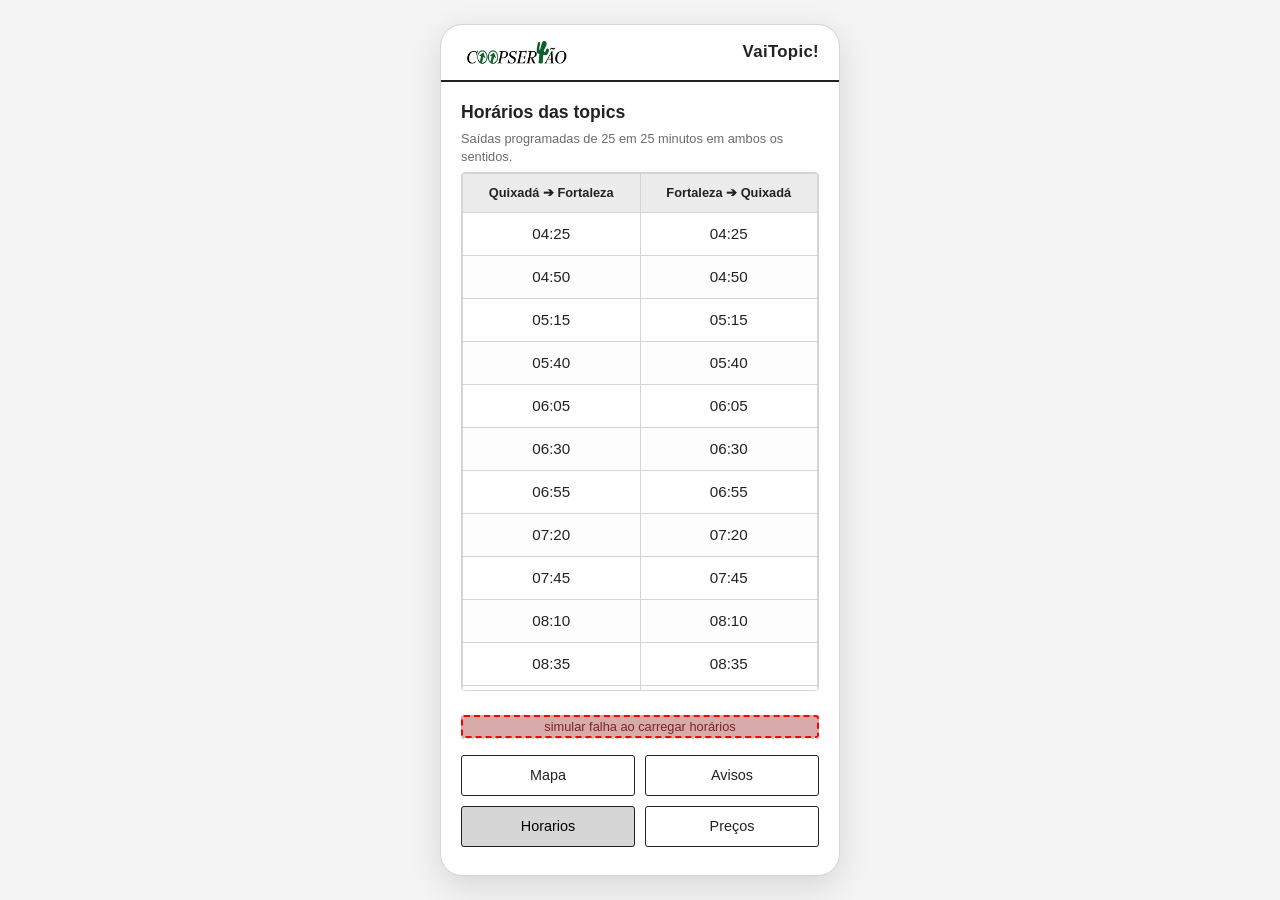
<file: horarios.html>
<!DOCTYPE html>
<html lang="pt-BR">

<head>
  <meta charset="UTF-8">
  <meta name="viewport" content="width=device-width, initial-scale=1.0">
  <title>VaiTopic! — Horários</title>

  <link rel="stylesheet" href="global.css">
  <link rel="stylesheet" href="horarios.css">
</head>

<body>
  <div class="screen">

    <div id="ruptura-banner" class="ruptura-banner"></div>

    <div class="topbar">
      <div class="brand">
        <img src="coopsertaologo.jpeg" alt="Coopsertão">
        VaiTopic!
      </div>
    </div>

    <main>
      <h1>Horários das topics</h1>
      <p class="lede">Saídas programadas de 25 em 25 minutos em ambos os sentidos.</p>

      <div class="tabela-container">
        <table class="wire">
          <thead>
            <tr>
              <th>Quixadá ➔ Fortaleza</th>
              <th>Fortaleza ➔ Quixadá</th>
            </tr>
          </thead>
          <tbody>
            <tr>
              <td>04:25</td>
              <td>04:25</td>
            </tr>
            <tr>
              <td>04:50</td>
              <td>04:50</td>
            </tr>
            <tr>
              <td>05:15</td>
              <td>05:15</td>
            </tr>
            <tr>
              <td>05:40</td>
              <td>05:40</td>
            </tr>
            <tr>
              <td>06:05</td>
              <td>06:05</td>
            </tr>
            <tr>
              <td>06:30</td>
              <td>06:30</td>
            </tr>
            <tr>
              <td>06:55</td>
              <td>06:55</td>
            </tr>
            <tr>
              <td>07:20</td>
              <td>07:20</td>
            </tr>
            <tr>
              <td>07:45</td>
              <td>07:45</td>
            </tr>
            <tr>
              <td>08:10</td>
              <td>08:10</td>
            </tr>
            <tr>
              <td>08:35</td>
              <td>08:35</td>
            </tr>
            <tr>
              <td>09:00</td>
              <td>09:00</td>
            </tr>
            <tr>
              <td>09:25</td>
              <td>09:25</td>
            </tr>
            <tr>
              <td>09:50</td>
              <td>09:50</td>
            </tr>
            <tr>
              <td>10:15</td>
              <td>10:15</td>
            </tr>
            <tr>
              <td>10:40</td>
              <td>10:40</td>
            </tr>
            <tr>
              <td>11:05</td>
              <td>11:05</td>
            </tr>
            <tr>
              <td>11:30</td>
              <td>11:30</td>
            </tr>
          </tbody>
        </table>
      </div>

      <button class="demo-link" onclick="showRuptura('horários não disponíveis no momento')">simular falha ao carregar
        horários</button>
<!-- 
      <div class="nav-row">
        <a class="btn" href="mural-principal.html">Mural Principal</a>
        <a class="btn" href="index.html">Mapa</a>
      </div> -->
          <div class="nav-row">
          <a class="btn" href="index.html">Mapa</a>
          <a class="btn" href="mural-principal.html">Avisos</a>
          <a class="btn" href="horarios.html" id="horarios">Horarios</a>
          <a class="btn" href="precos.html">Preços</a>
        </div>
    </main>
  </div>

  <script src="script.js"></script>

  <div vw class="enabled">
    <div vw-access-button class="active"></div>
    <div vw-plugin-wrapper>
      <div class="vw-plugin-top-wrapper"></div>
    </div>
  </div>
  <script src="https://vlibras.gov.br/app/vlibras-plugin.js"></script>
  <script>
    new window.VLibras.Widget('https://vlibras.gov.br/app');
  </script>

</body>

</html>
</file>
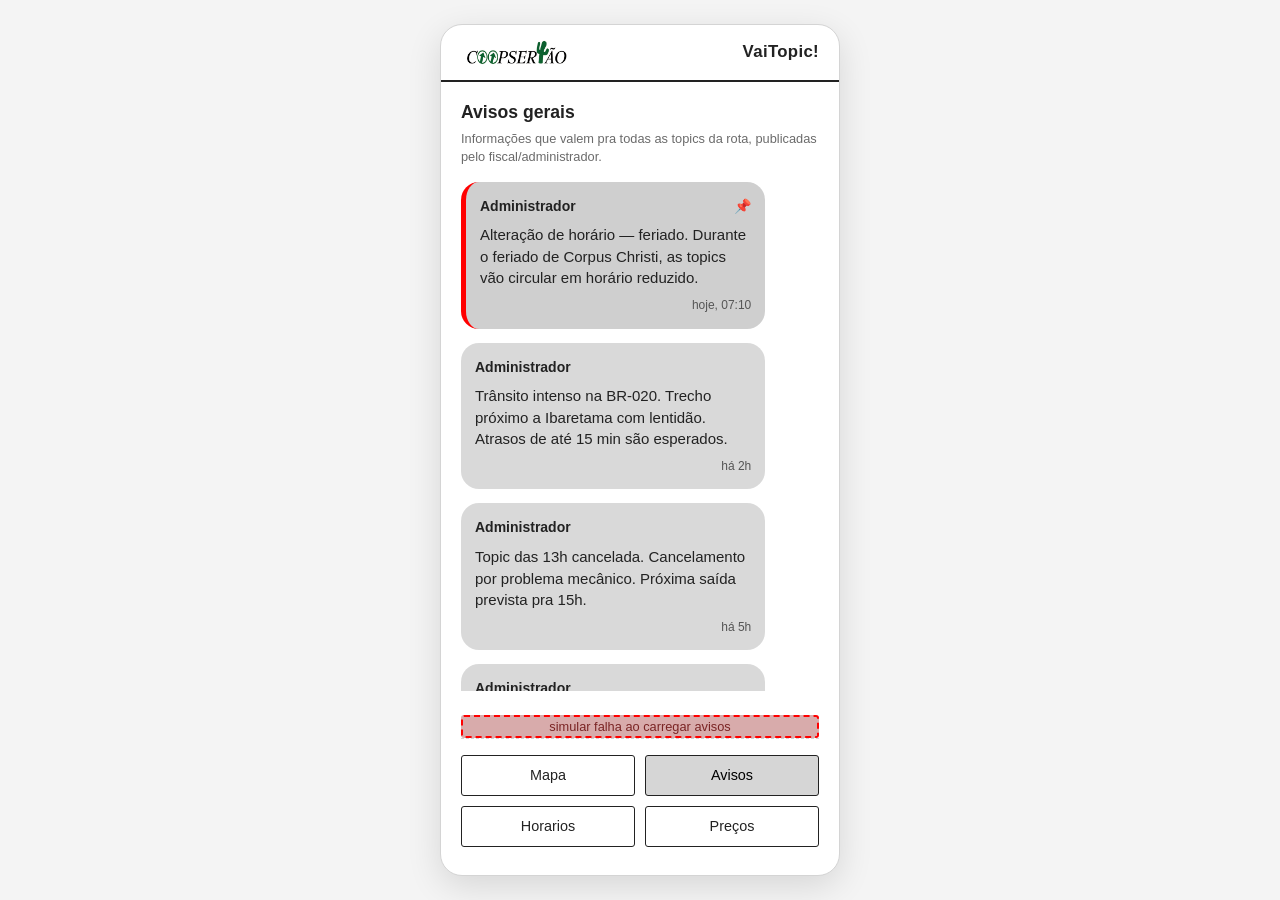
<file: mural-principal.html>
<!DOCTYPE html>
<html lang="pt-BR">

<head>
  <meta charset="UTF-8">
  <meta name="viewport" content="width=device-width, initial-scale=1.0">
  <title>VaiTopic! — Mural Principal</title>

  <link rel="stylesheet" href="global.css">
  <link rel="stylesheet" href="mural-principal.css">
</head>

<body>
  <div class="screen">

    <div id="ruptura-banner" class="ruptura-banner"></div>

    <div class="topbar">
      <div class="brand">
        <img src="coopsertaologo.jpeg" alt="Coopsertão">
        VaiTopic!
      </div>
    </div>

    <main>
      <h1>Avisos gerais</h1>
      <p class="especificacao">Informações que valem pra todas as topics da rota, publicadas pelo fiscal/administrador.
      </p>

      <div class="chat-container">

        <div class="mensagem fixada">
          <div class="mensagem-topo">
            <span class="admin">Administrador</span>
            <span class="pin">📌</span>
          </div>
          <div class="mensagem-texto">
            Alteração de horário — feriado. Durante o feriado de Corpus Christi, as topics vão circular em horário
            reduzido.
          </div>
          <div class="mensagem-hora">
            hoje, 07:10
          </div>
        </div>

        <div class="mensagem">
          <div class="mensagem-topo">
            <span class="admin">Administrador</span>
          </div>
          <div class="mensagem-texto">
            Trânsito intenso na BR-020. Trecho próximo a Ibaretama com lentidão. Atrasos de até 15 min são esperados.
          </div>
          <div class="mensagem-hora">
            há 2h
          </div>
        </div>

        <div class="mensagem">
          <div class="mensagem-topo">
            <span class="admin">Administrador</span>
          </div>
          <div class="mensagem-texto">
            Topic das 13h cancelada. Cancelamento por problema mecânico. Próxima saída prevista pra 15h.
          </div>
          <div class="mensagem-hora">
            há 5h
          </div>
        </div>

        <div class="mensagem">
          <div class="mensagem-topo">
            <span class="admin">Administrador</span>
          </div>
          <div class="mensagem-texto">
            Topic das 13h cancelada. Cancelamento por problema mecânico. Próxima saída prevista pra 15h.
          </div>
          <div class="mensagem-hora">
            há 5h
          </div>
        </div>
      </div>
      <button class="demo-link" onclick="showRuptura('não foi possível carregar os avisos')">simular falha ao carregar
        avisos</button>

<!--       <div class="nav-row">
        <a class="btn" href="index.html">Mapa</a>
        <a class="btn" href="horarios.html">Horários</a>
        <a class="btn" href="precos.html">Preços</a>
      </div> -->
          <div class="nav-row">
          <a class="btn" href="index.html">Mapa</a>
          <a class="btn" href="mural-principal.html" id="mural">Avisos</a>
          <a class="btn" href="horarios.html">Horarios</a>
          <a class="btn" href="precos.html">Preços</a>
        </div> 
    </main>
  </div>

  <script src="script.js"></script>

  <div vw class="enabled">
    <div vw-access-button class="active"></div>
    <div vw-plugin-wrapper>
      <div class="vw-plugin-top-wrapper"></div>
    </div>
  </div>
  <script src="https://vlibras.gov.br/app/vlibras-plugin.js"></script>
  <script>
    new window.VLibras.Widget('https://vlibras.gov.br/app');
  </script>
</body>

</html>
</file>
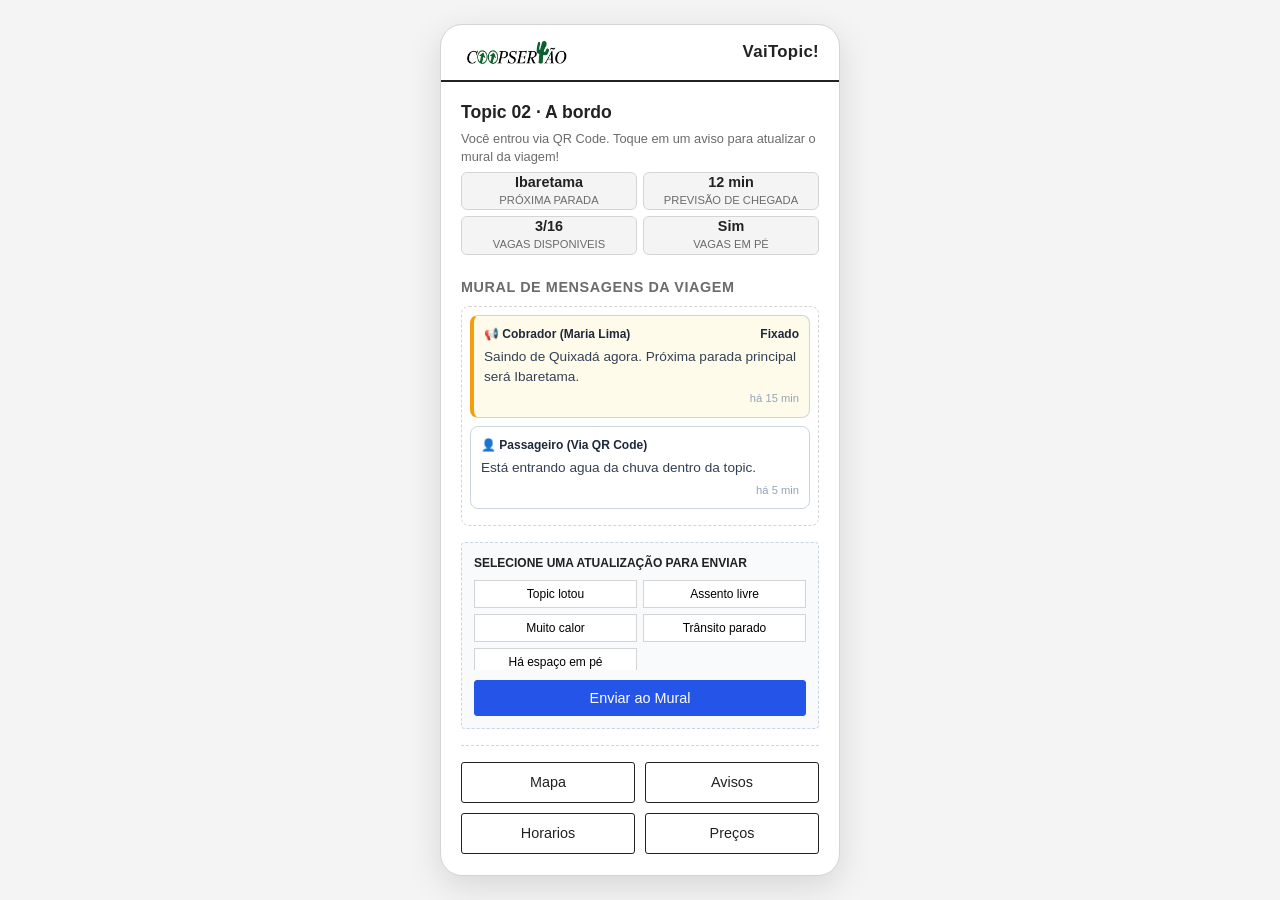
<file: mural-qrcode.html>
<!DOCTYPE html>
<html lang="pt-BR">

<head>
  <meta charset="UTF-8">
  <meta name="viewport" content="width=device-width, initial-scale=1.0">
  <title>VaiTopic! — Painel do Passageiro (QR Code)</title>
  <link rel="stylesheet" href="global.css">
  <link rel="stylesheet" href="mural-topic.css">
</head>

<body>
  <div class="screen">

    <div id="ruptura-banner" class="ruptura-banner"></div>

    <div class="topbar">
      <div class="brand">
        <img src="coopsertaologo.jpeg" alt="Coopsertão">
        VaiTopic!
      </div>
    </div>

    <main>
      <h1>Topic 02 · A bordo</h1>
      <p class="lede">Você entrou via QR Code. Toque em um aviso para atualizar o mural da viagem!</p>

      <!-- Grid de Informações Compacto -->
      <div class="stat-grid">
        <div class="stat">
          <div class="num">Ibaretama</div>
          <div class="lbl">Próxima Parada</div>
        </div>
        <div class="stat">
          <div class="num">12 min</div>
          <div class="lbl">Previsão de Chegada</div>
        </div>
        <div class="stat">
          <div class="num">3/16</div>
          <div class="lbl">Vagas Disponiveis</div>
        </div>
        <div class="stat">
          <div class="num">Sim</div>
          <div class="lbl">Vagas em Pé</div>
        </div>
      </div>

      <h2>Mural de Mensagens da Viagem</h2>

      <!-- CHAT CONTAINER: Onde as mensagens rolam internamente -->
      <div class="chat-container" id="updates-list">
        <div class="mensagem fixada">
          <div class="mensagem-topo"><span>📢 Cobrador (Maria Lima)</span><span>Fixado</span></div>
          <div class="mensagem-texto">Saindo de Quixadá agora. Próxima parada principal será Ibaretama.</div>
          <div class="mensagem-hora">há 15 min</div>
        </div>
        <div class="mensagem">
          <div class="mensagem-topo"><span>👤 Passageiro (Via QR Code)</span></div>
          <div class="mensagem-texto">Está entrando agua da chuva dentro da topic.</div>
          <div class="mensagem-hora">há 5 min</div>
        </div>
      </div>

      <!-- PAINEL DE ENVIO: Onde o passageiro escolhe uma frase e envia -->
      <div class="staff-panel show" style="display: block; border-color: #cbd5e1; background: #f8fafc;">
        <div class="box-label">Selecione uma atualização para enviar</div>

        <div class="phrase-grid">
          <button class="phrase-btn" onclick="selectPhrase(this, 'Topic lotou! Sem vagas em pé.')">Topic lotou</button>
          <button class="phrase-btn" onclick="selectPhrase(this, 'Ainda tem assento livre!')">Assento livre</button>
          <button class="phrase-btn" onclick="selectPhrase(this, 'Está muito calor aqui!')">Muito calor</button>
          <button class="phrase-btn" onclick="selectPhrase(this, 'O trânsito parou por aqui.')">Trânsito parado</button>
          <button class="phrase-btn" onclick="selectPhrase(this, 'Há espaço em pé disponível!')">Há espaço em
            pé</button>
        </div>

        <!-- Botão de envio -->
        <button class="btn btn-primary btn-block" onclick="sendPassengerUpdate()">Enviar ao Mural</button>
        <div class="confirm-msg" id="passenger-confirm" style="color: #2455e8; font-weight: bold;">Sua contribuição foi
          enviada ao mural!</div>
      </div>

        <div class="nav-row">
          <a class="btn" href="index.html">Mapa</a>
          <a class="btn" href="mural-principal.html">Avisos</a>
          <a class="btn" href="horarios.html">Horarios</a>
          <a class="btn" href="precos.html">Preços</a>
        </div>
    </main>
  </div>

  <script src="script.js"></script>
  <script>
    let selectedPhrase = null;

    function selectPhrase(btn, text) {
      // Remove a seleção visual dos outros botões e aplica no atual
      document.querySelectorAll('.phrase-btn').forEach(b => b.classList.remove('selected'));
      btn.classList.add('selected');
      selectedPhrase = text;
    }

    function sendPassengerUpdate() {
      // Se clicar em enviar sem ter escolhido um botão antes
      if (!selectedPhrase) {
        alert('Por favor, selecione uma das opções acima antes de enviar.');
        return;
      }

      // Cria o balão de mensagem padronizado
      const item = document.createElement('div');
      item.className = 'mensagem';
      item.innerHTML = `
      <div class="mensagem-topo"><span>👤 Passageiro (Via QR Code)</span></div>
      <div class="mensagem-texto">${selectedPhrase}</div>
      <div class="mensagem-hora">agora mesmo</div>
    `;

      // Injeta no topo do chat do mural
      document.getElementById('updates-list').prepend(item);

      // Exibe a mensagem verde de sucesso
      const confirm = document.getElementById('passenger-confirm');
      confirm.classList.add('show');
      setTimeout(() => confirm.classList.remove('show'), 2500);

      // Limpa a seleção visual para o próximo envio
      selectedPhrase = null;
      document.querySelectorAll('.phrase-btn').forEach(b => b.classList.remove('selected'));
    }
  </script>

  <div vw class="enabled">
    <div vw-access-button class="active"></div>
    <div vw-plugin-wrapper>
      <div class="vw-plugin-top-wrapper"></div>
    </div>
  </div>
  <script src="https://vlibras.gov.br/app/vlibras-plugin.js"></script>
  <script>
    new window.VLibras.Widget('https://vlibras.gov.br/app');
  </script>
</body>

</html>
</file>
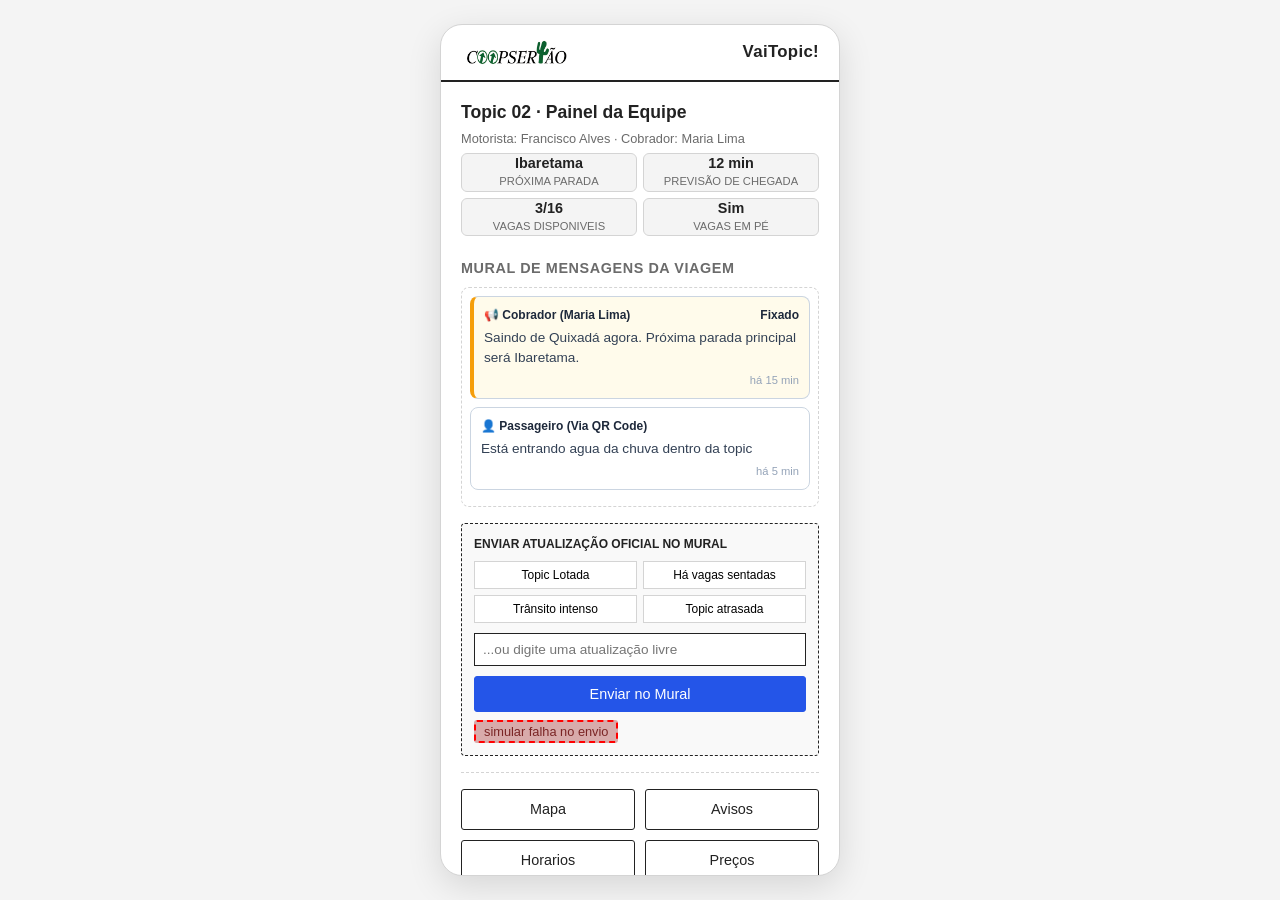
<file: mural-topic-staff.html>
<!DOCTYPE html>
<html lang="pt-BR">

<head>
    <meta charset="UTF-8">
    <meta name="viewport" content="width=device-width, initial-scale=1.0">
    <title>VaiTopic! — Painel do Motorista/Cobrador</title>
    <link rel="stylesheet" href="global.css">
    <link rel="stylesheet" href="mural-topic.css">
</head>

<body>
    <div class="screen">

        <div id="ruptura-banner" class="ruptura-banner"></div>

        <div class="topbar">
            <div class="brand">
                <img src="coopsertaologo.jpeg" alt="Coopsertão">
                VaiTopic!
            </div>
        </div>

        <main>
            <h1>Topic 02 · Painel da Equipe</h1>
            <p class="lede">Motorista: Francisco Alves · Cobrador: Maria Lima</p>

            <div class="stat-grid">
                <div class="stat">
                    <div class="num">Ibaretama</div>
                    <div class="lbl">Próxima Parada</div>
                </div>
                <div class="stat">
                    <div class="num">12 min</div>
                    <div class="lbl">Previsão de Chegada</div>
                </div>
                <div class="stat">
                    <div class="num">3/16</div>
                    <div class="lbl">Vagas Disponiveis</div>
                </div>
                <div class="stat">
                    <div class="num">Sim</div>
                    <div class="lbl">Vagas em Pé</div>
                </div>
            </div>

            <h2>Mural de Mensagens da Viagem</h2>

            <div class="chat-container" id="updates-list">
                <div class="mensagem fixada">
                    <div class="mensagem-topo"><span>📢 Cobrador (Maria Lima)</span><span>Fixado</span></div>
                    <div class="mensagem-texto">Saindo de Quixadá agora. Próxima parada principal será Ibaretama.</div>
                    <div class="mensagem-hora">há 15 min</div>
                </div>
                <div class="mensagem">
                    <div class="mensagem-topo"><span>👤 Passageiro (Via QR Code)</span></div>
                    <div class="mensagem-texto">Está entrando agua da chuva dentro da topic</div>
                    <div class="mensagem-hora">há 5 min</div>
                </div>
            </div>

            <div class="staff-panel show">
                <div class="box-label">Enviar atualização oficial no Mural</div>

                <div class="phrase-grid">
                    <button class="phrase-btn" onclick="selectPhrase(this, 'Topic Lotada!')">Topic Lotada</button>
                    <button class="phrase-btn" onclick="selectPhrase(this, 'Há vagas sentadas!')">Há vagas
                        sentadas</button>
                    <button class="phrase-btn" onclick="selectPhrase(this, 'Trânsito intenso na pista')">Trânsito
                        intenso</button>
                    <button class="phrase-btn" onclick="selectPhrase(this, 'Topic sofrendo pequeno atraso')">Topic
                        atrasada</button>
                </div>

                <input type="text" id="staff-text" placeholder="...ou digite uma atualização livre">

                <button class="btn btn-primary btn-block" onclick="sendUpdate()">Enviar no Mural</button>
                <button class="demo-link" style="margin-top:8px;"
                    onclick="showRuptura('não foi possível enviar a atualização')">simular falha no envio</button>
                <div class="confirm-msg" id="staff-confirm">Atualização enviada.</div>
            </div>

            <div class="nav-row">
            <a class="btn" href="index.html">Mapa</a>
            <a class="btn" href="mural-principal.html">Avisos</a>
            <a class="btn" href="horarios.html">Horarios</a>
            <a class="btn" href="precos.html">Preços</a>
            <a class="btn" href="mural-topic.html">Visão do Usuário</a>

            </div>
        </main>
    </div>

    <script src="script.js"></script>
    <script>
        let selectedPhrase = null;

        function selectPhrase(btn, text) {
            document.querySelectorAll('.phrase-btn').forEach(b => b.classList.remove('selected'));
            btn.classList.add('selected');
            selectedPhrase = text;
            document.getElementById('staff-text').value = '';
        }

        function sendUpdate() {
            const freeText = document.getElementById('staff-text').value.trim();
            const content = freeText || selectedPhrase;
            if (!content) { alert('Selecione uma frase rápida ou digite uma atualização livre.'); return; }

            const item = document.createElement('div');
            item.className = 'mensagem';
            item.innerHTML = `
      <div class="mensagem-topo"><span>📢 Motorista (Atualização)</span></div>
      <div class="mensagem-texto">${content}</div>
      <div class="mensagem-hora">agora mesmo</div>
    `;

            document.getElementById('updates-list').prepend(item);

            const confirm = document.getElementById('staff-confirm');
            confirm.classList.add('show');
            setTimeout(() => confirm.classList.remove('show'), 2500);

            selectedPhrase = null;
            document.querySelectorAll('.phrase-btn').forEach(b => b.classList.remove('selected'));
            document.getElementById('staff-text').value = '';
        }
    </script>

    <div vw class="enabled">
        <div vw-access-button class="active"></div>
        <div vw-plugin-wrapper>
            <div class="vw-plugin-top-wrapper"></div>
        </div>
    </div>
    <script src="https://vlibras.gov.br/app/vlibras-plugin.js"></script>
    <script>
        new window.VLibras.Widget('https://vlibras.gov.br/app');
    </script>
</body>

</html>
</file>
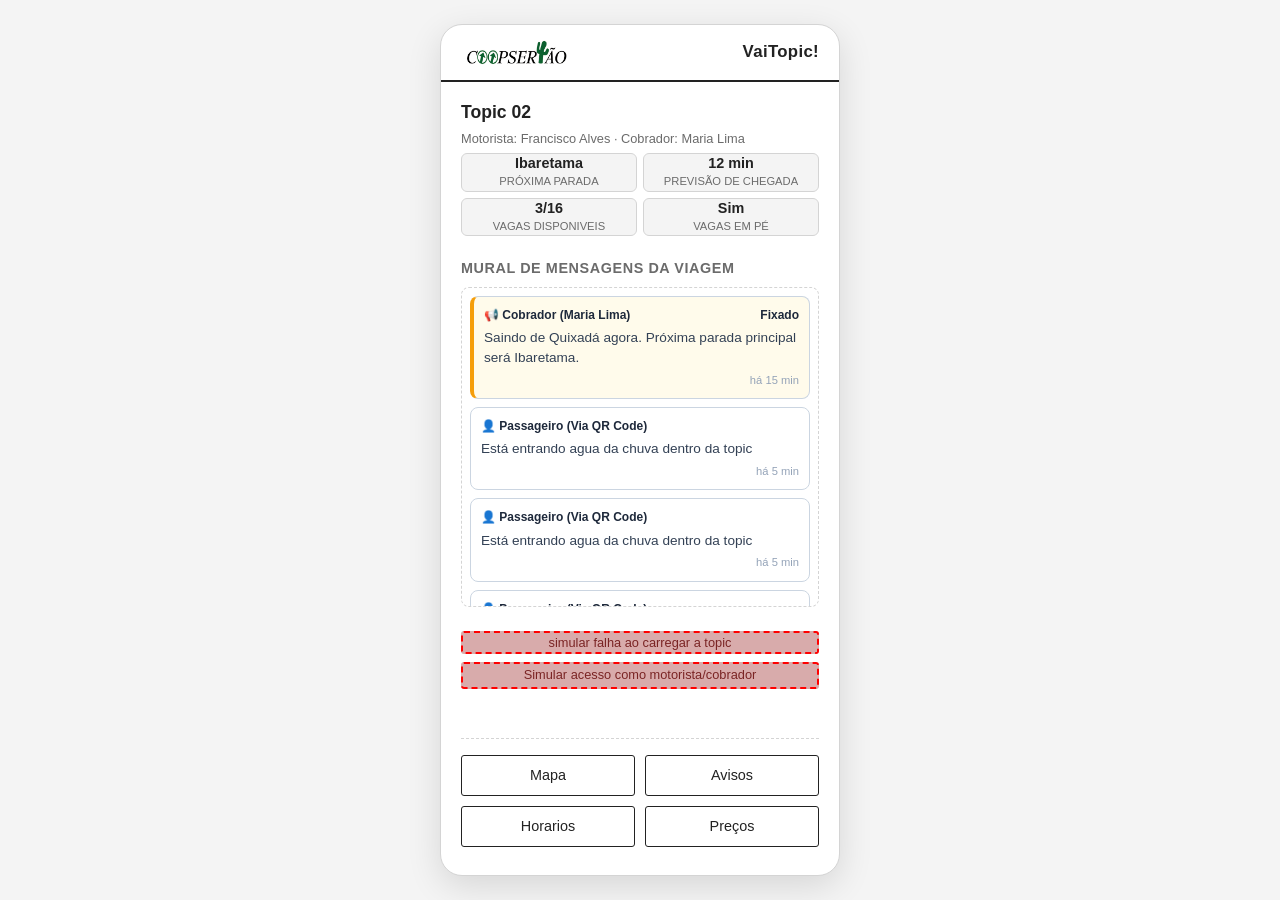
<file: mural-topic.html>
<!DOCTYPE html>
<html lang="pt-BR">

<head>
  <meta charset="UTF-8">
  <meta name="viewport" content="width=device-width, initial-scale=1.0">
  <title>VaiTopic! — Mural da Topic</title>
  <link rel="stylesheet" href="global.css">
  <link rel="stylesheet" href="mural-topic.css">
</head>

<body>
  <div class="screen">

    <div id="ruptura-banner" class="ruptura-banner"></div>

    <div class="topbar">
      <div class="brand">
        <img src="coopsertaologo.jpeg" alt="Coopsertão">
        VaiTopic!
      </div>
    </div>

    <main>
      <h1>Topic 02</h1>
      <p class="lede">Motorista: Francisco Alves · Cobrador: Maria Lima</p>

      <!-- Grid de Informações Humanizadas -->
      <div class="stat-grid">
        <div class="stat">
          <div class="num">Ibaretama</div>
          <div class="lbl">Próxima Parada</div>
        </div>
        <div class="stat">
          <div class="num">12 min</div>
          <div class="lbl">Previsão de Chegada</div>
        </div>
        <div class="stat">
          <div class="num">3/16</div>
          <div class="lbl">Vagas Disponiveis</div>
        </div>
        <div class="stat">
          <div class="num">Sim</div>
          <div class="lbl">Vagas em Pé</div>
        </div>
      </div>

      <h2>Mural de Mensagens da Viagem</h2>

      <div class="chat-container" id="updates-list">
        <div class="mensagem fixada">
          <div class="mensagem-topo"><span>📢 Cobrador (Maria Lima)</span><span>Fixado</span></div>
          <div class="mensagem-texto">Saindo de Quixadá agora. Próxima parada principal será Ibaretama.</div>
          <div class="mensagem-hora">há 15 min</div>
        </div>
        <div class="mensagem">
          <div class="mensagem-topo"><span>👤 Passageiro (Via QR Code)</span></div>
          <div class="mensagem-texto">Está entrando agua da chuva dentro da topic</div>
          <div class="mensagem-hora">há 5 min</div>
        </div>
        <div class="mensagem">
          <div class="mensagem-topo"><span>👤 Passageiro (Via QR Code)</span></div>
          <div class="mensagem-texto">Está entrando agua da chuva dentro da topic</div>
          <div class="mensagem-hora">há 5 min</div>
        </div>
        <div class="mensagem">
          <div class="mensagem-topo"><span>👤 Passageiro (Via QR Code)</span></div>
          <div class="mensagem-texto">Está entrando agua da chuva dentro da topic</div>
          <div class="mensagem-hora">há 5 min</div>
        </div>
        <div class="mensagem">
          <div class="mensagem-topo"><span>👤 Passageiro (Via QR Code)</span></div>
          <div class="mensagem-texto">Está entrando agua da chuva dentro da topic</div>
          <div class="mensagem-hora">há 5 min</div>
        </div>
      </div>

      <button class="demo-link" onclick="showRuptura('não foi possível carregar as informações da topic')">simular falha
        ao carregar a topic</button>

      <a class="demo-link" href="mural-topic-staff.html">Simular acesso como motorista/cobrador</a>

        <div class="nav-row">
          <a class="btn" href="index.html">Mapa</a>
          <a class="btn" href="mural-principal.html">Avisos</a>
          <a class="btn" href="horarios.html">Horarios</a>
          <a class="btn" href="precos.html">Preços</a>
        </div>
    </main>
  </div>

  <script src="script.js"></script>

  <div vw class="enabled">
    <div vw-access-button class="active"></div>
    <div vw-plugin-wrapper>
      <div class="vw-plugin-top-wrapper"></div>
    </div>
  </div>
  <script src="https://vlibras.gov.br/app/vlibras-plugin.js"></script>
  <script>
    new window.VLibras.Widget('https://vlibras.gov.br/app');
  </script>
</body>

</html>
</file>
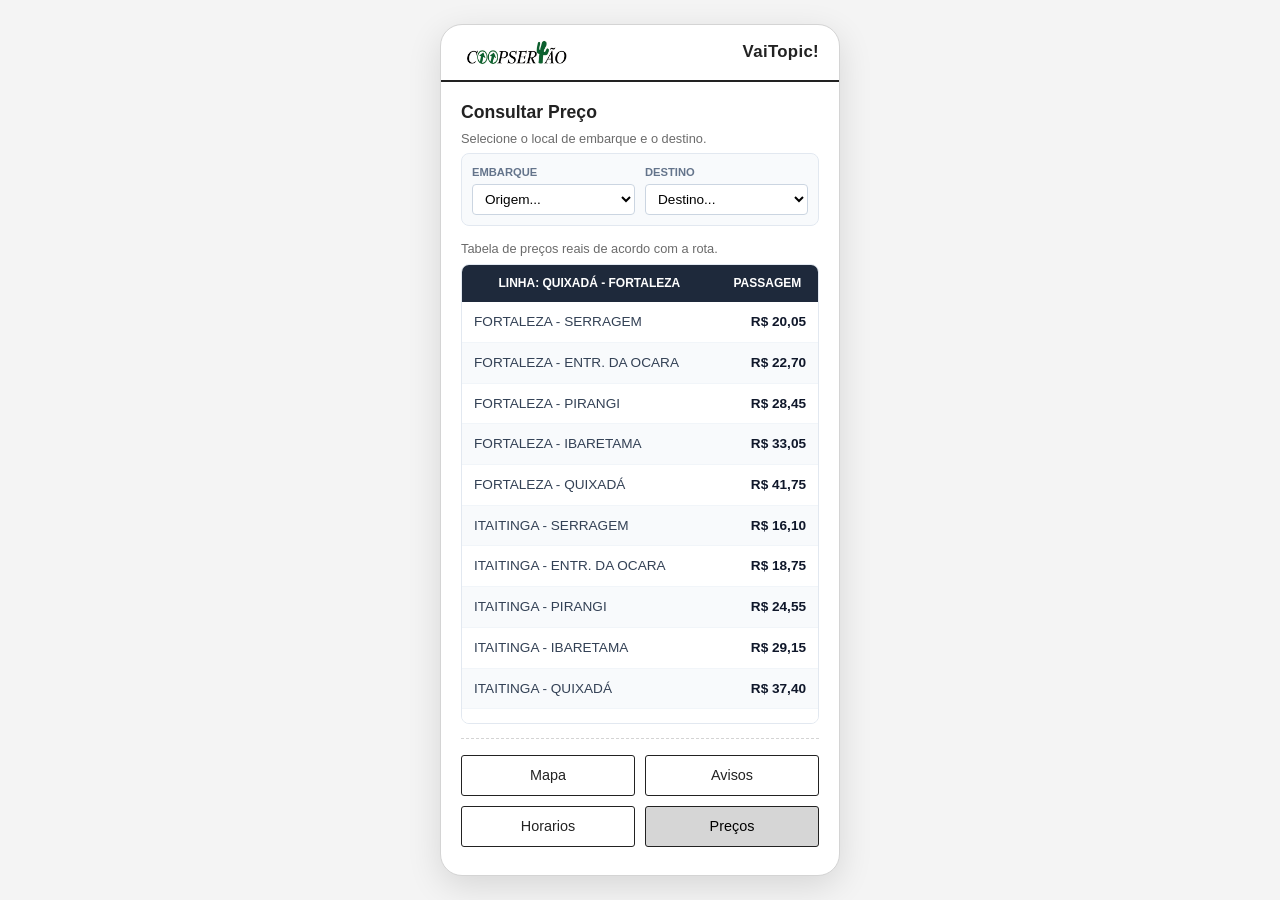
<file: precos.html>
<!DOCTYPE html>
<html lang="pt-BR">

<head>
  <meta charset="UTF-8">
  <meta name="viewport" content="width=device-width, initial-scale=1.0">
  <title>VaiTopic! — Preços</title>

  <link rel="stylesheet" href="global.css">
  <link rel="stylesheet" href="precos.css">
</head>

<body>
  <div class="screen">

    <div id="ruptura-banner" class="ruptura-banner"></div>

    <div class="topbar">
      <div class="brand">
        <img src="coopsertaologo.jpeg" alt="Coopsertão">
        VaiTopic!
      </div>
    </div>

    <main>
      <h1>Consultar Preço</h1>
      <p class="especificacao">Selecione o local de embarque e o destino.</p>

      <!-- Bloco de Filtros -->
      <div class="filtros">
        <div class="campo">
          <label for="origem">Embarque</label>
          <select id="origem" onchange="filtrarPreco()">
            <option value="">Origem...</option>
            <option value="FORTALEZA">Fortaleza</option>
            <option value="ITAITINGA">Itaitinga</option>
            <option value="HORIZONTE">Horizonte</option>
            <option value="PACAJUS">Pacajus</option>
            <option value="SERRAGEM">Serragem</option>
            <option value="ENTR. DA OCARA">Entr. da Ocara</option>
            <option value="PIRANGI">Pirangi</option>
            <option value="IBARETAMA">Ibaretama</option>
          </select>
        </div>

        <div class="campo">
          <label for="destino">Destino</label>
          <select id="destino" onchange="filtrarPreco()">
            <option value="">Destino...</option>
            <option value="SERRAGEM">Serragem</option>
            <option value="ENTR. DA OCARA">Entr. da Ocara</option>
            <option value="PIRANGI">Pirangi</option>
            <option value="IBARETAMA">Ibaretama</option>
            <option value="QUIXADÁ">Quixadá</option>
          </select>
        </div>
      </div>

      <p class="especificacao">Tabela de preços reais de acordo com a rota.</p>
      <div class="tabela-container">
        <table class="tabela-precos" id="tabela-precos">
          <thead>
            <tr>
              <th>Linha: Quixadá - Fortaleza</th>
              <th>Passagem</th>
            </tr>
          </thead>
          <tbody>
            <tr data-rota="FORTALEZA-SERRAGEM">
              <td>FORTALEZA - SERRAGEM</td>
              <td>R$ 20,05</td>
            </tr>
            <tr data-rota="FORTALEZA-ENTR. DA OCARA">
              <td>FORTALEZA - ENTR. DA OCARA</td>
              <td>R$ 22,70</td>
            </tr>
            <tr data-rota="FORTALEZA-PIRANGI">
              <td>FORTALEZA - PIRANGI</td>
              <td>R$ 28,45</td>
            </tr>
            <tr data-rota="FORTALEZA-IBARETAMA">
              <td>FORTALEZA - IBARETAMA</td>
              <td>R$ 33,05</td>
            </tr>
            <tr data-rota="FORTALEZA-QUIXADÁ">
              <td>FORTALEZA - QUIXADÁ</td>
              <td>R$ 41,75</td>
            </tr>
            <tr data-rota="ITAITINGA-SERRAGEM">
              <td>ITAITINGA - SERRAGEM</td>
              <td>R$ 16,10</td>
            </tr>
            <tr data-rota="ITAITINGA-ENTR. DA OCARA">
              <td>ITAITINGA - ENTR. DA OCARA</td>
              <td>R$ 18,75</td>
            </tr>
            <tr data-rota="ITAITINGA-PIRANGI">
              <td>ITAITINGA - PIRANGI</td>
              <td>R$ 24,55</td>
            </tr>
            <tr data-rota="ITAITINGA-IBARETAMA">
              <td>ITAITINGA - IBARETAMA</td>
              <td>R$ 29,15</td>
            </tr>
            <tr data-rota="ITAITINGA-QUIXADÁ">
              <td>ITAITINGA - QUIXADÁ</td>
              <td>R$ 37,40</td>
            </tr>
            <tr data-rota="HORIZONTE-SERRAGEM">
              <td>HORIZONTE - SERRAGEM</td>
              <td>R$ 9,60</td>
            </tr>
            <tr data-rota="HORIZONTE-ENTR. DA OCARA">
              <td>HORIZONTE - ENTR. DA OCARA</td>
              <td>R$ 12,25</td>
            </tr>
            <tr data-rota="HORIZONTE-PIRANGI">
              <td>HORIZONTE - PIRANGI</td>
              <td>R$ 18,05</td>
            </tr>
            <tr data-rota="HORIZONTE-IBARETAMA">
              <td>HORIZONTE - IBARETAMA</td>
              <td>R$ 22,65</td>
            </tr>
            <tr data-rota="HORIZONTE-QUIXADÁ">
              <td>HORIZONTE - QUIXADÁ</td>
              <td>R$ 31,25</td>
            </tr>
            <tr data-rota="PACAJUS-SERRAGEM">
              <td>PACAJUS - SERRAGEM</td>
              <td>R$ 6,90</td>
            </tr>
            <tr data-rota="PACAJUS-ENTR. DA OCARA">
              <td>PACAJUS - ENTR. DA OCARA</td>
              <td>R$ 9,55</td>
            </tr>
            <tr data-rota="PACAJUS-PIRANGI">
              <td>PACAJUS - PIRANGI</td>
              <td>R$ 15,35</td>
            </tr>
            <tr data-rota="PACAJUS-IBARETAMA">
              <td>PACAJUS - IBARETAMA</td>
              <td>R$ 19,95</td>
            </tr>
            <tr data-rota="PACAJUS-QUIXADÁ">
              <td>PACAJUS - QUIXADÁ</td>
              <td>R$ 28,20</td>
            </tr>
            <tr data-rota="SERRAGEM-ENTR. DA OCARA">
              <td>SERRAGEM - ENTR. DA OCARA</td>
              <td>R$ 2,65</td>
            </tr>
            <tr data-rota="SERRAGEM-PIRANGI">
              <td>SERRAGEM - PIRANGI</td>
              <td>R$ 8,40</td>
            </tr>
            <tr data-rota="SERRAGEM-IBARETAMA">
              <td>SERRAGEM - IBARETAMA</td>
              <td>R$ 13,00</td>
            </tr>
            <tr data-rota="SERRAGEM-QUIXADÁ">
              <td>SERRAGEM - QUIXADÁ</td>
              <td>R$ 21,45</td>
            </tr>
            <tr data-rota="ENTR. DA OCARA-PIRANGI">
              <td>ENTR. DA OCARA - PIRANGI</td>
              <td>R$ 5,80</td>
            </tr>
            <tr data-rota="ENTR. DA OCARA-IBARETAMA">
              <td>ENTR. DA OCARA - IBARETAMA</td>
              <td>R$ 10,40</td>
            </tr>
            <tr data-rota="ENTR. DA OCARA-QUIXADÁ">
              <td>ENTR. DA OCARA - QUIXADÁ</td>
              <td>R$ 18,80</td>
            </tr>
            <tr data-rota="PIRANGI-IBARETAMA">
              <td>PIRANGI - IBARETAMA</td>
              <td>R$ 4,60</td>
            </tr>
            <tr data-rota="PIRANGI-QUIXADÁ">
              <td>PIRANGI - QUIXADÁ</td>
              <td>R$ 13,05</td>
            </tr>
            <tr data-rota="IBARETAMA-QUIXADÁ">
              <td>IBARETAMA - QUIXADÁ</td>
              <td>R$ 8,45</td>
            </tr>
          </tbody>
        </table>

        <div id="aviso-vazio"
          style="display: none; padding: 20px; text-align: center; color: #888; font-size: 0.85rem;">
          ❌ Rota direta não encontrada.
        </div>
      </div>

<!--       <div class="nav-row">
        <a class="btn" href="mural-principal.html">Voltar ao Mural</a>
      </div> -->

        <div class="nav-row">
          <a class="btn" href="index.html">Mapa</a>
          <a class="btn" href="mural-principal.html">Avisos</a>
          <a class="btn" href="horarios.html">Horarios</a>
          <a class="btn" href="precos.html" id="precos">Preços</a>
        </div> 
    </main>
  </div>

  <script>
    function filtrarPreco() {
      const origem = document.getElementById('origem').value;
      const destino = document.getElementById('destino').value;
      const linhas = document.querySelectorAll('#tabela-precos tbody tr');
      const avisoVazio = document.getElementById('aviso-vazio');
      let encontrouQualquer = false;

      if (!origem || !destino) {
        linhas.forEach(linha => linha.style.display = '');
        avisoVazio.style.display = 'none';
        return;
      }

      const combinacaoBuscada = `${origem}-${destino}`;

      linhas.forEach(linha => {
        if (linha.getAttribute('data-rota') === combinacaoBuscada) {
          linha.style.display = '';
          encontrouQualquer = true;
        } else {
          linha.style.display = 'none';
        }
      });

      avisoVazio.style.display = encontrouQualquer ? 'none' : 'block';
    }
  </script>
  <script src="script.js"></script>

  <div vw class="enabled">
    <div vw-access-button class="active"></div>
    <div vw-plugin-wrapper>
      <div class="vw-plugin-top-wrapper"></div>
    </div>
  </div>
  <script src="https://vlibras.gov.br/app/vlibras-plugin.js"></script>
  <script>
    new window.VLibras.Widget('https://vlibras.gov.br/app');
  </script>
</body>

</html>
</file>
<file: global.css>
* {
  box-sizing: border-box;
}

html,
body {
  margin: 0;
  padding: 0;
  background: #f4f4f4;
  color: #222222;
  font-family: "Segoe UI", Helvetica, Arial, sans-serif;
  line-height: 1.45;
  font-size: 16px;
}

/* O container que simula o celular */
.screen {
  max-width: 400px;
  margin: 24px auto;

  height: calc(100vh - 48px);

  background: #ffffff;
  border: 1px solid #d4d4d4;
  border-radius: 22px;
  box-shadow: 0 10px 34px rgba(0, 0, 0, 0.12);
  overflow: hidden;
  display: flex;
  flex-direction: column;
}

main {
  flex: 1;
  padding: 18px 20px 28px;
  display: flex;
  flex-direction: column;

  min-height: 0;
  height: 100%;
}

/* Links de simulação comuns a todo o protótipo */
.demo-link {
  display: block;
  text-align: center;
  font-size: 0.8rem;
  color: #7a2424;
  text-decoration: none;
  cursor: pointer;
  background: #d8abab;
  border: 2px dashed #ff0000;
  border-radius: 3px;
  padding: 2px 8px;
  margin-top: 8px;
}

.demo-link:hover {
  background: #cc9999;
}

/* Banner de erro/ruptura global */
.ruptura-banner {
  position: fixed;
  top: 12px;
  left: 50%;
  transform: translateX(-50%) translateY(-12px);
  max-width: 358px;
  width: calc(100% - 48px);
  background: #fdecec;
  border: 1px solid #c44545;
  color: #7a2424;
  border-radius: 3px;
  padding: 10px 14px;
  font-size: 0.84rem;
  opacity: 0;
  pointer-events: none;
  transition: opacity 0.2s ease, transform 0.2s ease;
  z-index: 50;
}

.ruptura-banner.show {
  opacity: 1;
  transform: translateX(-50%) translateY(0);
}

/* Topbar / Header do App */
.topbar {
  border-bottom: 2px solid #222222;
  padding: 10px 20px;
}

.topbar .brand {
  display: flex;
  align-items: center;
  justify-content: space-between;
  font-weight: 700;
  font-size: 1.05rem;
  letter-spacing: 0.02em;
}

.topbar .brand img {
  height: 35px;
  width: 130px;
  object-fit: contain;
  object-position: left center;
}

/* Títulos padrões */
h1 {
  font-size: 1.1rem;
  margin: 0 0 4px;
}

h2 {
  font-size: 0.9rem;
  margin: 22px 0 8px;
  color: #6b6b6b;
  text-transform: uppercase;
  letter-spacing: 0.04em;
}

p.especificacao,
p.lede {
  color: #6b6b6b;
  font-size: 0.8rem;
  margin: 0 0 5px;
}

/* Botões padrões do sistema */
.btn {
  display: inline-block;
  border: 1.5px solid #222222;
  background: #ffffff;
  color: #222222;
  border-radius: 3px;
  padding: 9px 14px;
  font-size: 0.9rem;
  text-decoration: none;
  cursor: pointer;
  text-align: center;
}

.btn:hover {
  background: #ececec;
}

.btn-primary {
  border-color: #2455e8;
  background: #2455e8;
  color: #ffffff;
}

.btn-primary:hover {
  background: #1d46c4;
}

.btn-block {
  display: block;
  width: 100%;
}

/* Rodapé de navegação inferior */
.nav-row {
  display: flex;
  gap: 10px;
  flex-wrap: wrap;
  margin-top: auto;
  padding-top: 16px;
  border-top: 1px dashed #d4d4d4;
}

.bottom-nav {
  display: flex;
  gap: 10px;
  flex-wrap: wrap;
  margin-top: auto;
  padding-top: 16px;
  border-top: 1px dashed #d4d4d4;
}

.nav-row .btn {
  flex: 1;
  min-width: 130px;
}

[vw] {
  position: fixed;
  bottom: 30px;
  right: 30px;
  z-index: 9999;
}
.btn.active {
  background: #1f6feb;
  color: white;
}
</file>
<file: horarios.css>
.tabela-container {
  flex: 1;
  overflow-y: auto;
  margin-bottom: 16px;
  border: 1px solid #d4d4d4;
  border-radius: 4px;
}

table.wire {
  width: 100%;
  border-collapse: collapse;
  font-size: 0.95rem;
}

/* O topo da tabela fica fixo enquanto rola os horários */
table.wire th {
  position: sticky;
  top: 0;
  background: #ececec;
  font-size: 0.8rem;
  font-weight: bold;
  z-index: 1;
  border-bottom: 2px solid #999999;
}

table.wire th, table.wire td {
  border: 1px solid #d4d4d4;
  padding: 10px 8px;
  text-align: center; 
}

table.wire tbody tr:nth-child(even) {
  background: #fdfdfd;
}

.map-caption {
  font-size: 0.72rem;
  color: #6b6b6b;
  margin-bottom: 16px;
}
#horarios {
  background: #d6d6d6;
  color: rgb(0, 0, 0);
}
</file>
<file: mural-principal.css>
.chat-container {
  display: flex;
  flex-direction: column;
  gap: 14px;
  padding: 10px 0;
  margin-bottom: 16px;
  flex: 1;
  overflow-y: auto; 
}

.mensagem {
  background: #d9d9d9;
  padding: 14px;
  border-radius: 18px;
  max-width: 85%;
  display: flex;
  flex-direction: column;
  gap: 8px;
  flex-shrink: 0; 
}

.mensagem.fixada {
  background: #cfcfcf;
  border-left: 5px solid red;
}

.mensagem-topo {
  display: flex;
  justify-content: space-between;
  font-size: 14px;
  font-weight: bold;
}

.mensagem-texto {
  font-size: 15px;
}

.mensagem-hora {
  font-size: 12px;
  color: #555;
  align-self: flex-end;
}

#mural {
  background: #d6d6d6;
  color: rgb(0, 0, 0);
}
</file>
<file: mural-topic.css>
/* Grid de Status */
.stat-grid {
  display: grid;
  grid-template-columns: repeat(2, 1fr);
  gap: 6px;    
}

.stat {
  background: #f4f4f4;
  border: 1px solid #d4d4d4;
  padding: 1px 2px;   
  border-radius: 6px;
  text-align: center;
}

.stat .num {
  font-size: 0.9rem;  
  font-weight: bold;
  color: #222;
  line-height: 1.2;
}

.stat .lbl {
  font-size: 0.7rem; 
  color: #6b6b6b;
  text-transform: uppercase;
  margin-top: 1px;
}

main {
  overflow-y: auto;
}

.chat-container {
  overflow-y: auto;
  display: flex;
  flex-direction: column;
  gap: 8px;
  margin-bottom: 16px;
  border: 1px dashed #d4d4d4;
  padding: 8px;
  border-radius: 8px;
  min-height: 220px;
  max-height: 320px;
}

/* Estilo dos balões de chat */
.mensagem {
  background: #ffffff;
  border: 1px solid #cbd5e1;
  padding: 10px;
  border-radius: 8px;
  display: flex;
  flex-direction: column;
  gap: 4px;
  flex-shrink: 0;
}
.mensagem.fixada {
  background: #fffbeb;
  border-left: 4px solid #f59e0b;
}
.mensagem-topo {
  display: flex;
  justify-content: space-between;
  font-size: 0.75rem;
  font-weight: bold;
  color: #1e293b;
}
.mensagem-texto {
  font-size: 0.85rem;
  color: #334155;
}
.mensagem-hora {
  font-size: 0.7rem;
  color: #94a3b8;
  align-self: flex-end;
}

/* Painel expansível do Motorista/Cobrador */
.staff-toggle {
  margin-bottom: 12px;
  font-size: 0.9rem;
  display: flex;
  align-items: center;
  gap: 6px;
}
.staff-panel {
  display: none;
  background: #f9f9f9;
  border: 1px dashed #222;
  padding: 12px;
  margin-bottom: 16px;
  border-radius: 4px;
}
.staff-panel.show {
  display: block;
}
.box-label {
  font-size: 0.75rem;
  font-weight: bold;
  text-transform: uppercase;
  margin-bottom: 8px;
}
.phrase-grid {
  display: grid;
  grid-template-columns: repeat(2, 1fr);
  gap: 6px;
  margin-bottom: 10px;
  max-height: 90px;
  overflow-y: auto;
}
.phrase-btn {
  padding: 6px;
  font-size: 0.75rem;
  background: white;
  border: 1px solid #d4d4d4;
  cursor: pointer;
}
.phrase-btn.selected {
  background: #222;
  color: white;
}
#staff-text {
  width: 100%;
  padding: 8px;
  margin-bottom: 10px;
  border: 1px solid #222;
  font-size: 0.85rem;
}
.confirm-msg {
  display: none;
  font-size: 0.8rem;
  color: green;
  margin-top: 6px;
}
.confirm-msg.show {
  display: block;
}
</file>
<file: precos.css>
/* Filtros organizados em grid compacto no mobile */
.filtros {
  display: flex;
  gap: 10px;
  margin-bottom: 14px;
  background: #f8fafc;
  padding: 10px;
  border-radius: 8px;
  border: 1px solid #e2e8f0;
}

.filtros .campo {
  flex: 1;
  display: flex;
  flex-direction: column;
  gap: 4px;
}

.filtros label {
  font-size: 0.7rem;
  font-weight: 700;
  color: #64748b;
  text-transform: uppercase;
}

.filtros select {
  width: 100%;
  padding: 6px 8px;
  font-size: 0.85rem;
  border: 1px solid #cbd5e1;
  border-radius: 4px;
  background-color: #fff;
  outline: none;
}

.filtros select:focus {
  border-color: #2455e8;
}

.tabela-container {
  flex: 1;
  overflow-y: auto;
  border: 1px solid #e2e8f0;
  border-radius: 8px;
  margin-bottom: 14px;
  background: #ffffff;
}

table.tabela-precos {
  width: 100%;
  border-collapse: collapse;
  font-size: 0.85rem;
}

/* Deixa o topo da tabela enquanto rola os preços */
table.tabela-precos th {
  position: sticky;
  top: 0;
  background: #1e293b;
  color: #ffffff;
  font-size: 0.75rem;
  font-weight: 600;
  text-transform: uppercase;
  padding: 10px 12px;
  z-index: 10;
}

table.tabela-precos td {
  padding: 10px 12px;
  border-bottom: 1px solid #f1f5f9;
  color: #334155;
}

/* Destaca a coluna de dinheiro à direita */
table.tabela-precos td:last-child {
  text-align: right;
  font-weight: 700;
  color: #0f172a;
  white-space: nowrap;
}

/* Zebra com cores da tabela */
table.tabela-precos tbody tr:nth-child(even) {
  background: #f8fafc;
}
table.tabela-precos tbody tr:nth-child(odd) {
  background: #ffffff;
}

#precos {
  background: #d6d6d6;
  color: rgb(0, 0, 0);
}
</file>
